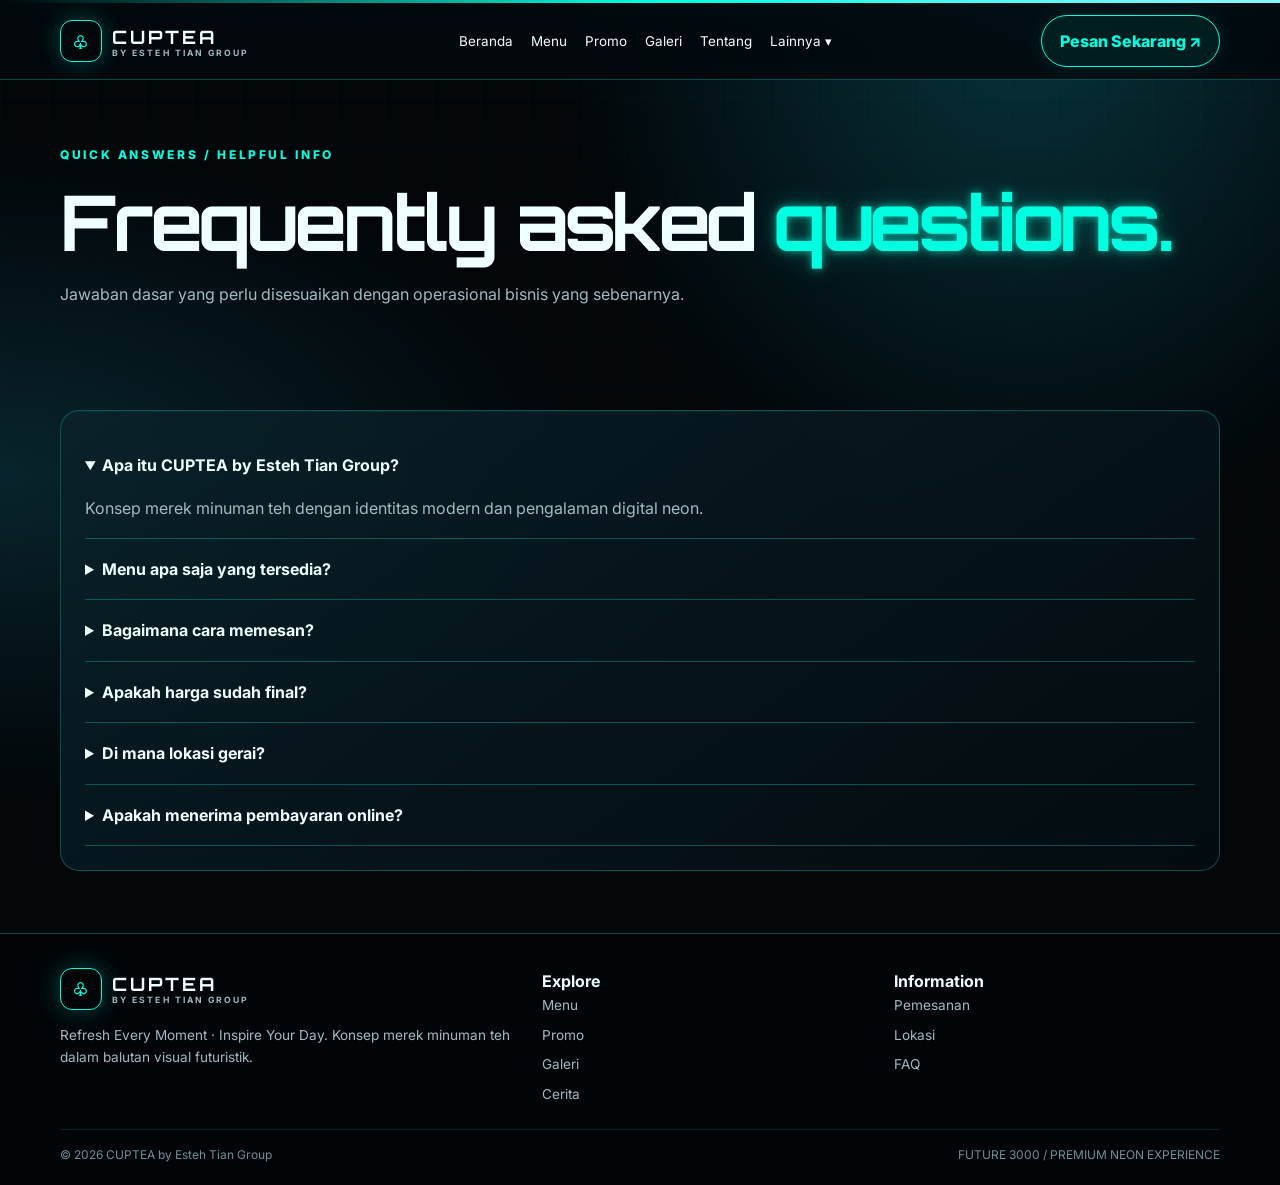
<file: faq.html>
<!doctype html><html lang="id"><head><meta charset="utf-8"><meta name="viewport" content="width=device-width,initial-scale=1"><meta name="theme-color" content="#020609"><meta name="description" content="Pertanyaan umum tentang CUPTEA."><title>FAQ | CUPTEA by Esteh Tian Group</title><link rel="stylesheet" href="assets/style.css"></head><body><div class="topline"></div><header><div class="container nav"><a class="brand" href="index.html"><span class="mark">♧</span><span>CUPTEA<small>BY ESTEH TIAN GROUP</small></span></a><button class="toggle" aria-expanded="false" aria-label="Buka menu">☰</button><nav class="links"><a href="index.html">Beranda</a><a href="index.html#menu">Menu</a><a href="promo.html">Promo</a><a href="galeri.html">Galeri</a><a href="cerita.html">Tentang</a><details><summary>Lainnya ▾</summary><div class="drop"><a href="pemesanan.html">Pemesanan</a><a href="lokasi.html">Lokasi</a><a href="faq.html">FAQ</a></div></details></nav><a class="btn" href="pemesanan.html">Pesan Sekarang ↗</a></div></header><main><section class="container pagehero"><div class="eyebrow">Quick answers / helpful info</div><h1>Frequently asked <span class="neon">questions.</span></h1><p>Jawaban dasar yang perlu disesuaikan dengan operasional bisnis yang sebenarnya.</p></section><section class="container"><div class="panel"><details class="faq" open><summary>Apa itu CUPTEA by Esteh Tian Group?</summary><p>Konsep merek minuman teh dengan identitas modern dan pengalaman digital neon.</p></details><details class="faq"><summary>Menu apa saja yang tersedia?</summary><p>Template ini menampilkan contoh Original Tea, Milk Tea, Green Tea, dan Creative Series. Konfirmasi menu aktual kepada pengelola.</p></details><details class="faq"><summary>Bagaimana cara memesan?</summary><p>Isi formulir pemesanan dan siapkan pesan. Nomor WhatsApp resmi perlu ditambahkan pengelola.</p></details><details class="faq"><summary>Apakah harga sudah final?</summary><p>Belum. Masukkan harga resmi sebelum website dipublikasikan.</p></details><details class="faq"><summary>Di mana lokasi gerai?</summary><p>Alamat dan peta resmi belum diisi pada template ini.</p></details><details class="faq"><summary>Apakah menerima pembayaran online?</summary><p>Belum. Template statis ini hanya menyiapkan detail pesanan, tanpa backend atau pembayaran.</p></details></div></section></main><footer><div class="container"><div class="footgrid"><div><a class="brand" href="index.html"><span class="mark">♧</span><span>CUPTEA<small>BY ESTEH TIAN GROUP</small></span></a><p>Refresh Every Moment · Inspire Your Day. Konsep merek minuman teh dalam balutan visual futuristik.</p></div><div><b>Explore</b><div class="footlinks"><a href="index.html#menu">Menu</a><a href="promo.html">Promo</a><a href="galeri.html">Galeri</a><a href="cerita.html">Cerita</a></div></div><div><b>Information</b><div class="footlinks"><a href="pemesanan.html">Pemesanan</a><a href="lokasi.html">Lokasi</a><a href="faq.html">FAQ</a></div></div></div><div class="copy"><span>© <span data-year></span> CUPTEA by Esteh Tian Group</span><span>FUTURE 3000 / PREMIUM NEON EXPERIENCE</span></div></div></footer><script src="assets/script.js"></script></body></html>
</file>
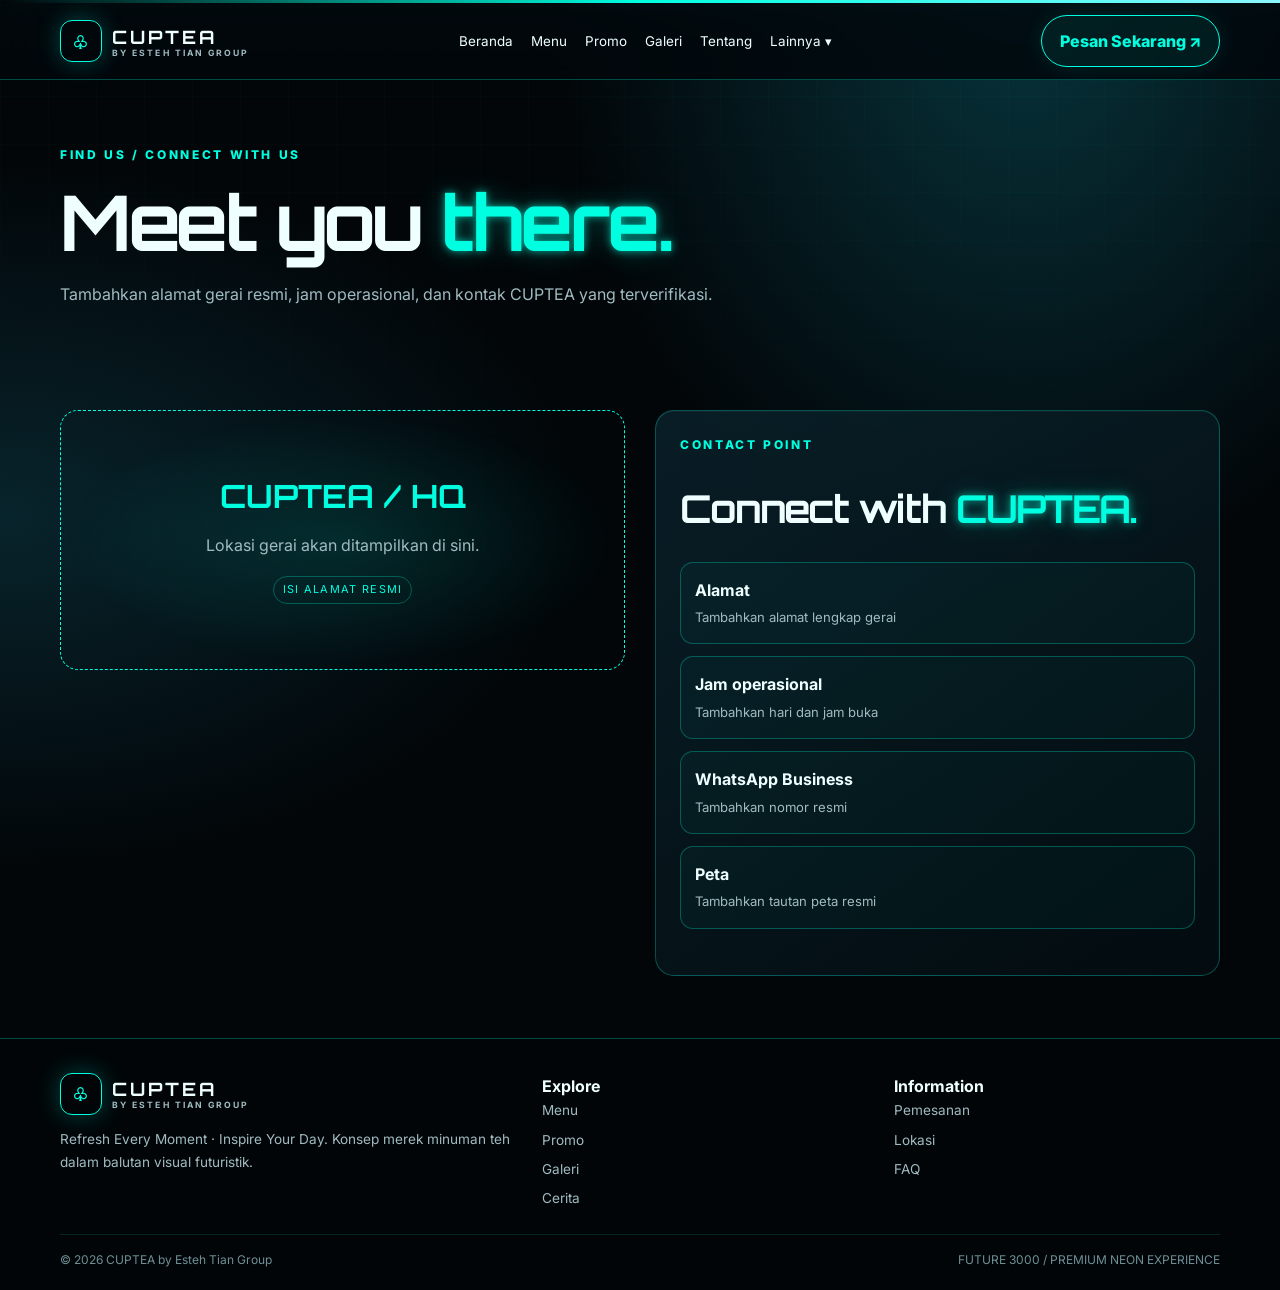
<file: lokasi.html>
<!doctype html><html lang="id"><head><meta charset="utf-8"><meta name="viewport" content="width=device-width,initial-scale=1"><meta name="theme-color" content="#020609"><meta name="description" content="Lokasi dan kontak resmi CUPTEA."><title>Lokasi | CUPTEA by Esteh Tian Group</title><link rel="stylesheet" href="assets/style.css"></head><body><div class="topline"></div><header><div class="container nav"><a class="brand" href="index.html"><span class="mark">♧</span><span>CUPTEA<small>BY ESTEH TIAN GROUP</small></span></a><button class="toggle" aria-expanded="false" aria-label="Buka menu">☰</button><nav class="links"><a href="index.html">Beranda</a><a href="index.html#menu">Menu</a><a href="promo.html">Promo</a><a href="galeri.html">Galeri</a><a href="cerita.html">Tentang</a><details><summary>Lainnya ▾</summary><div class="drop"><a href="pemesanan.html">Pemesanan</a><a href="lokasi.html">Lokasi</a><a href="faq.html">FAQ</a></div></details></nav><a class="btn" href="pemesanan.html">Pesan Sekarang ↗</a></div></header><main><section class="container pagehero"><div class="eyebrow">Find us / connect with us</div><h1>Meet you <span class="neon">there.</span></h1><p>Tambahkan alamat gerai resmi, jam operasional, dan kontak CUPTEA yang terverifikasi.</p></section><section class="container split" style="align-items:start"><div class="mapbox"><div><strong>CUPTEA / HQ</strong><p>Lokasi gerai akan ditampilkan di sini.</p><span class="tag">ISI ALAMAT RESMI</span></div></div><div class="panel"><div class="eyebrow">Contact point</div><h2>Connect with <span class="neon">CUPTEA.</span></h2><div class="features" style="grid-template-columns:1fr"><div class="feature"><b>Alamat</b><span>Tambahkan alamat lengkap gerai</span></div><div class="feature"><b>Jam operasional</b><span>Tambahkan hari dan jam buka</span></div><div class="feature"><b>WhatsApp Business</b><span>Tambahkan nomor resmi</span></div><div class="feature"><b>Peta</b><span>Tambahkan tautan peta resmi</span></div></div></div></section></main><footer><div class="container"><div class="footgrid"><div><a class="brand" href="index.html"><span class="mark">♧</span><span>CUPTEA<small>BY ESTEH TIAN GROUP</small></span></a><p>Refresh Every Moment · Inspire Your Day. Konsep merek minuman teh dalam balutan visual futuristik.</p></div><div><b>Explore</b><div class="footlinks"><a href="index.html#menu">Menu</a><a href="promo.html">Promo</a><a href="galeri.html">Galeri</a><a href="cerita.html">Cerita</a></div></div><div><b>Information</b><div class="footlinks"><a href="pemesanan.html">Pemesanan</a><a href="lokasi.html">Lokasi</a><a href="faq.html">FAQ</a></div></div></div><div class="copy"><span>© <span data-year></span> CUPTEA by Esteh Tian Group</span><span>FUTURE 3000 / PREMIUM NEON EXPERIENCE</span></div></div></footer><script src="assets/script.js"></script></body></html>
</file>
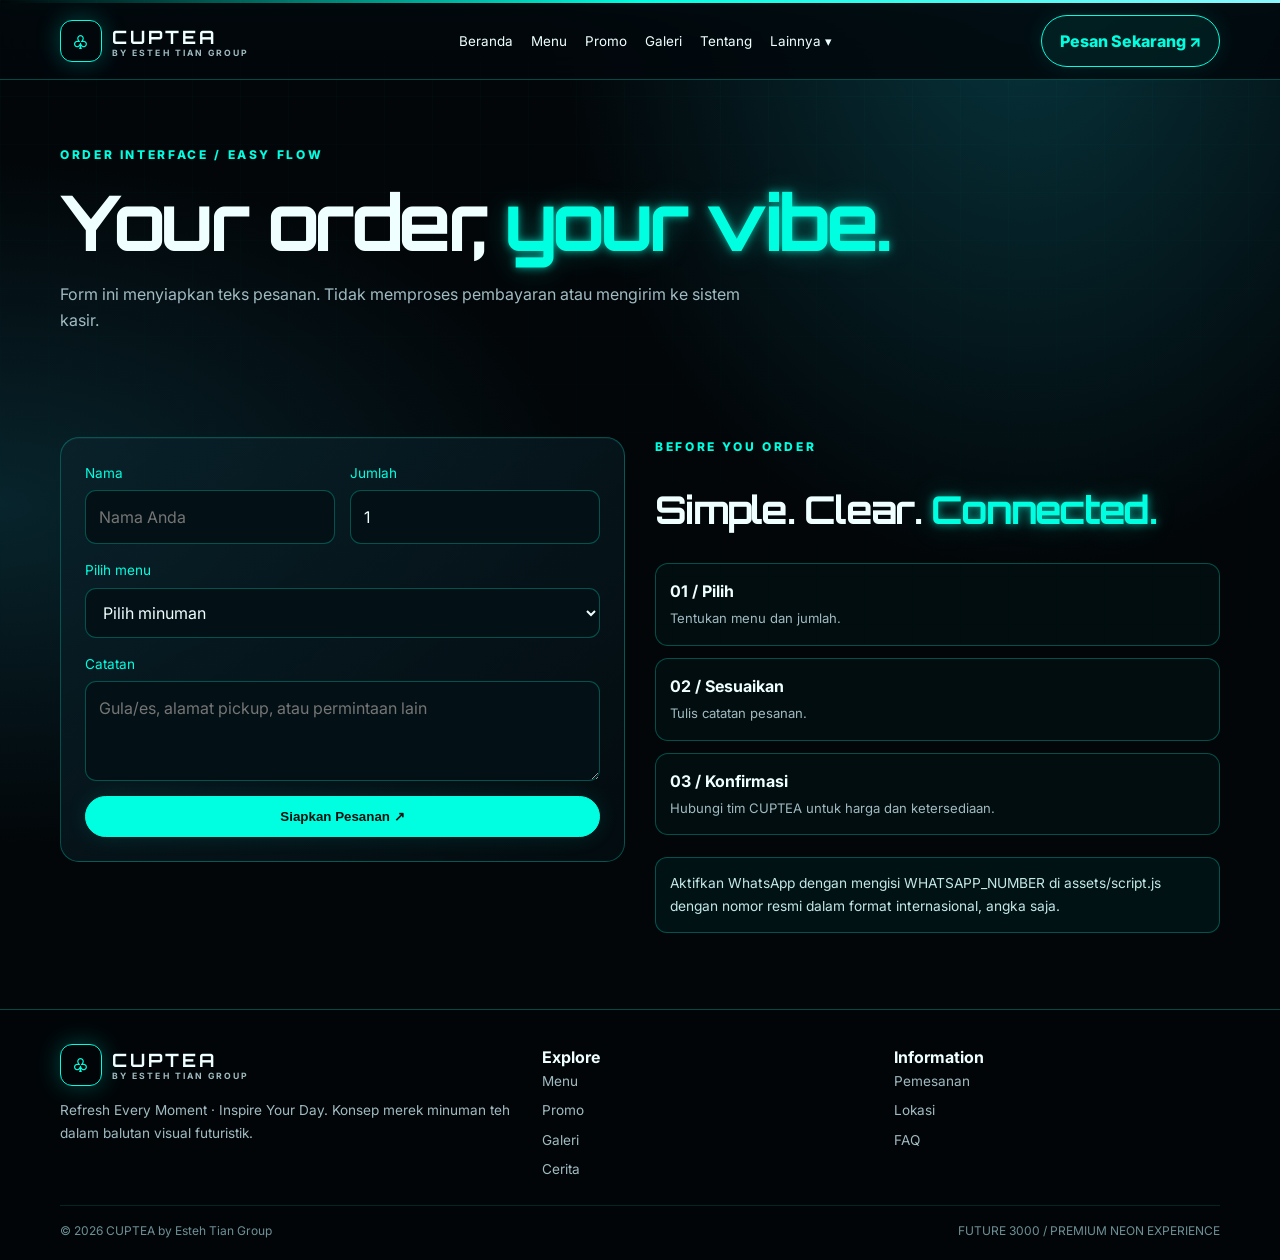
<file: pemesanan.html>
<!doctype html><html lang="id"><head><meta charset="utf-8"><meta name="viewport" content="width=device-width,initial-scale=1"><meta name="theme-color" content="#020609"><meta name="description" content="Formulir persiapan pesanan CUPTEA."><title>Pemesanan | CUPTEA by Esteh Tian Group</title><link rel="stylesheet" href="assets/style.css"></head><body><div class="topline"></div><header><div class="container nav"><a class="brand" href="index.html"><span class="mark">♧</span><span>CUPTEA<small>BY ESTEH TIAN GROUP</small></span></a><button class="toggle" aria-expanded="false" aria-label="Buka menu">☰</button><nav class="links"><a href="index.html">Beranda</a><a href="index.html#menu">Menu</a><a href="promo.html">Promo</a><a href="galeri.html">Galeri</a><a href="cerita.html">Tentang</a><details><summary>Lainnya ▾</summary><div class="drop"><a href="pemesanan.html">Pemesanan</a><a href="lokasi.html">Lokasi</a><a href="faq.html">FAQ</a></div></details></nav><a class="btn" href="pemesanan.html">Pesan Sekarang ↗</a></div></header><main><section class="container pagehero"><div class="eyebrow">Order interface / easy flow</div><h1>Your order, <span class="neon">your vibe.</span></h1><p>Form ini menyiapkan teks pesanan. Tidak memproses pembayaran atau mengirim ke sistem kasir.</p></section><section class="container split" style="align-items:start"><div class="panel"><form data-order-form><div class="formgrid"><div class="field"><label for="name">Nama</label><input id="name" name="name" required placeholder="Nama Anda"></div><div class="field"><label for="qty">Jumlah</label><input id="qty" name="qty" type="number" min="1" value="1"></div><div class="field full"><label for="menu">Pilih menu</label><select id="menu" name="menu" required><option value="">Pilih minuman</option><option>Original Tea</option><option>Milk Tea</option><option>Green Tea</option><option>Creative Series</option><option>Menu lainnya</option></select></div><div class="field full"><label for="notes">Catatan</label><textarea id="notes" name="notes" placeholder="Gula/es, alamat pickup, atau permintaan lain"></textarea></div><div class="field full"><button class="btn primary" type="submit">Siapkan Pesanan ↗</button></div></div></form><div id="output" hidden style="margin-top:18px"></div></div><div><div class="eyebrow">Before you order</div><h2>Simple. Clear. <span class="neon">Connected.</span></h2><div class="features" style="grid-template-columns:1fr"><div class="feature"><b>01 / Pilih</b><span>Tentukan menu dan jumlah.</span></div><div class="feature"><b>02 / Sesuaikan</b><span>Tulis catatan pesanan.</span></div><div class="feature"><b>03 / Konfirmasi</b><span>Hubungi tim CUPTEA untuk harga dan ketersediaan.</span></div></div><p class="notice">Aktifkan WhatsApp dengan mengisi WHATSAPP_NUMBER di assets/script.js dengan nomor resmi dalam format internasional, angka saja.</p></div></section></main><footer><div class="container"><div class="footgrid"><div><a class="brand" href="index.html"><span class="mark">♧</span><span>CUPTEA<small>BY ESTEH TIAN GROUP</small></span></a><p>Refresh Every Moment · Inspire Your Day. Konsep merek minuman teh dalam balutan visual futuristik.</p></div><div><b>Explore</b><div class="footlinks"><a href="index.html#menu">Menu</a><a href="promo.html">Promo</a><a href="galeri.html">Galeri</a><a href="cerita.html">Cerita</a></div></div><div><b>Information</b><div class="footlinks"><a href="pemesanan.html">Pemesanan</a><a href="lokasi.html">Lokasi</a><a href="faq.html">FAQ</a></div></div></div><div class="copy"><span>© <span data-year></span> CUPTEA by Esteh Tian Group</span><span>FUTURE 3000 / PREMIUM NEON EXPERIENCE</span></div></div></footer><script src="assets/script.js"></script></body></html>
</file>
<file: assets/style.css>
@import url('https://fonts.googleapis.com/css2?family=Orbitron:wght@500;700;800&family=Inter:wght@400;500;700;800&display=swap');
:root{--bg:#020609;--panel:#07171d;--teal:#00ffe0;--cyan:#8cf7ff;--text:#efffff;--muted:#a0bbc1;--line:rgba(0,255,224,.28)}*{box-sizing:border-box}html{scroll-behavior:smooth}body{margin:0;background:radial-gradient(ellipse at 80% 0%,#07333b 0,transparent 32%),radial-gradient(ellipse at 0% 40%,#08242c 0,transparent 32%),#020609;color:var(--text);font:16px Inter,Arial,sans-serif;line-height:1.65}body:before{content:"";position:fixed;inset:0;pointer-events:none;z-index:-1;opacity:.14;background-image:linear-gradient(rgba(0,255,224,.16) 1px,transparent 1px),linear-gradient(90deg,rgba(0,255,224,.16) 1px,transparent 1px);background-size:48px 48px;mask-image:linear-gradient(#000,transparent 85%)}a{color:inherit;text-decoration:none}img{max-width:100%;display:block}.container{width:min(1160px,92%);margin:auto}.topline{height:3px;background:linear-gradient(90deg,transparent,var(--teal),var(--cyan),#4c6fff,transparent);box-shadow:0 0 18px var(--teal)}header{position:sticky;top:0;z-index:10;background:rgba(2,8,12,.86);backdrop-filter:blur(20px);border-bottom:1px solid var(--line)}.nav{min-height:76px;display:flex;align-items:center;justify-content:space-between;gap:18px}.brand{display:flex;align-items:center;gap:10px;font:700 1.15rem Orbitron,sans-serif;letter-spacing:.15em}.mark{display:grid;place-items:center;width:42px;height:42px;border:1px solid var(--teal);border-radius:12px;color:var(--teal);box-shadow:0 0 24px #00ffe044}.brand small{display:block;font:700 .54rem Inter,sans-serif;color:var(--muted);letter-spacing:.24em}.links{display:flex;align-items:center;gap:18px;font-size:.84rem}.links a:hover{color:var(--teal);text-shadow:0 0 12px var(--teal)}.links details{position:relative}.links summary{cursor:pointer;list-style:none}.drop{position:absolute;top:28px;right:0;background:#06151a;border:1px solid var(--line);border-radius:12px;padding:10px;min-width:160px;display:grid;gap:8px}.btn{display:inline-flex;align-items:center;justify-content:center;padding:12px 18px;border:1px solid var(--teal);border-radius:999px;color:var(--teal);font-weight:800;background:#00ffe012;box-shadow:0 0 22px #00ffe01c;transition:.2s;cursor:pointer}.btn:hover{transform:translateY(-2px);box-shadow:0 0 28px #00ffe055}.primary{background:var(--teal);color:#00120f}.toggle{display:none;background:none;color:var(--teal);border:1px solid var(--line);border-radius:9px;padding:7px 11px}.eyebrow{color:var(--teal);font-weight:800;letter-spacing:.22em;text-transform:uppercase;font-size:.75rem}.neon{color:var(--teal);text-shadow:0 0 9px #00ffe0a6,0 0 28px #00ffe044}h1,h2{font-family:Orbitron,sans-serif;line-height:1.12;letter-spacing:-.045em}h1{font-size:clamp(2.5rem,6vw,5rem);margin:14px 0}h2{font-size:clamp(1.6rem,3vw,2.5rem)}p{color:var(--muted)}.hero{display:grid;grid-template-columns:1fr 1fr;gap:38px;align-items:center;padding:70px 0 54px;min-height:570px}.hero p{max-width:540px}.actions{display:flex;gap:12px;flex-wrap:wrap;margin:24px 0}.visual{position:relative;border:1px solid var(--line);border-radius:28px;overflow:hidden;box-shadow:0 0 45px #00ffe022,0 30px 70px #0008}.visual img{width:100%;height:430px;object-fit:cover;opacity:.86}.visual:after{content:"";position:absolute;inset:0;background:linear-gradient(0deg,#020609ee,transparent 55%),linear-gradient(120deg,#00ffe01a,transparent)}.float{position:absolute;z-index:1;bottom:20px;left:20px;right:20px;background:#04151bdc;backdrop-filter:blur(12px);border:1px solid var(--line);border-radius:14px;padding:13px 16px}.float b{font-family:Orbitron,sans-serif}.float span{display:block;color:var(--muted);font-size:.8rem}.stats{display:grid;grid-template-columns:repeat(4,1fr);border-block:1px solid var(--line);background:#00ffe008}.stat{text-align:center;padding:18px 8px;border-right:1px solid var(--line)}.stat:last-child{border:0}.stat b{display:block;color:var(--teal);font:700 .8rem Orbitron,sans-serif}.stat span{color:var(--muted);font-size:.75rem}section{padding:62px 0}.head{display:flex;justify-content:space-between;align-items:end;gap:20px;margin-bottom:25px}.head p{max-width:490px}.grid{display:grid;grid-template-columns:repeat(4,1fr);gap:16px}.card,.panel{background:linear-gradient(145deg,#0a222bd9,#030c10f2);border:1px solid var(--line);border-radius:19px;overflow:hidden;box-shadow:inset 0 1px #ffffff0a;transition:.25s}.card:hover{transform:translateY(-5px);box-shadow:0 0 28px #00ffe022}.card img{width:100%;height:195px;object-fit:cover;transition:.45s}.card:hover img{transform:scale(1.04)}.cardbody{padding:16px}.card h3{margin:5px 0}.card p{font-size:.86rem;margin:6px 0 14px}.tag{display:inline-block;border:1px solid var(--line);border-radius:999px;padding:4px 9px;color:var(--teal);font-size:.68rem;letter-spacing:.12em}.split{display:grid;grid-template-columns:1fr 1fr;gap:30px;align-items:center}.split img{width:100%;height:350px;object-fit:cover;border-radius:22px;border:1px solid var(--line)}.features{display:grid;grid-template-columns:1fr 1fr;gap:12px;margin:22px 0}.feature{border:1px solid var(--line);border-radius:13px;padding:14px;background:#00ffe008}.feature b{display:block;color:var(--text)}.feature span{font-size:.82rem;color:var(--muted)}.pagehero{padding:65px 0 25px}.pagehero p{max-width:720px}.panel{padding:24px}.promo{display:flex;justify-content:space-between;align-items:center;gap:20px;background:radial-gradient(ellipse at right top,#00ffe02b,transparent 55%),#06151a;border:1px solid var(--teal);border-radius:22px;padding:26px;overflow:hidden}.gallery{display:grid;grid-template-columns:repeat(3,1fr);gap:15px}.gallery figure{margin:0;position:relative;border:1px solid var(--line);border-radius:17px;overflow:hidden;min-height:240px}.gallery img{width:100%;height:100%;min-height:240px;object-fit:cover;transition:.5s}.gallery figure:hover img{transform:scale(1.06)}.gallery figcaption{position:absolute;bottom:0;left:0;right:0;padding:28px 15px 14px;background:linear-gradient(transparent,#000d);font-weight:700}.formgrid{display:grid;grid-template-columns:1fr 1fr;gap:15px}.field{display:grid;gap:6px}.full{grid-column:1/-1}label{font-size:.85rem;color:var(--teal)}input,select,textarea{width:100%;padding:13px;border:1px solid var(--line);border-radius:11px;background:#031015;color:var(--text);font:inherit}textarea{min-height:100px}.notice{padding:14px;border:1px solid var(--line);border-radius:12px;background:#00ffe00d;color:#c3e8e8;font-size:.86rem}.faq{padding:17px 0;border-bottom:1px solid var(--line)}.faq summary{cursor:pointer;font-weight:700}.faq p{margin-bottom:0}.mapbox{min-height:260px;display:grid;place-items:center;text-align:center;border:1px dashed var(--teal);border-radius:18px;background:radial-gradient(ellipse,#00ffe01c,transparent 70%);padding:25px}.mapbox strong{display:block;font:700 2rem Orbitron,sans-serif;color:var(--teal)}footer{border-top:1px solid var(--line);background:#010508;padding:34px 0 20px}.footgrid{display:grid;grid-template-columns:1.4fr 1fr 1fr;gap:25px}.footlinks{display:grid;gap:7px}.footlinks a,footer p{color:var(--muted);font-size:.85rem}.copy{border-top:1px solid #00ffe022;margin-top:24px;padding-top:15px;display:flex;justify-content:space-between;gap:12px;color:#6e9096;font-size:.75rem}.rise{animation:rise .7s both}@keyframes rise{from{opacity:0;transform:translateY(14px)}to{opacity:1;transform:none}}@keyframes aurora{50%{filter:hue-rotate(18deg);opacity:.7}}.topline{background-size:200% 100%;animation:aurora 8s infinite}
@media(max-width:900px){.links{gap:10px}.grid{grid-template-columns:repeat(2,1fr)}.hero{gap:24px}.hero h1{font-size:3.5rem}}@media(max-width:700px){.toggle{display:block}.links{display:none;position:absolute;top:68px;left:0;right:0;padding:18px 4%;background:#02090df7;flex-direction:column;align-items:stretch}.links.open{display:flex}.drop{position:static;margin-top:8px}.nav{min-height:68px}.nav>.btn{display:none}.hero{grid-template-columns:1fr;padding:44px 0}.visual img{height:300px}.stats{grid-template-columns:1fr 1fr}.stat:nth-child(2){border-right:0}.stat:nth-child(-n+2){border-bottom:1px solid var(--line)}section{padding:44px 0}.head{display:block}.split{grid-template-columns:1fr}.split img{height:270px}.gallery{grid-template-columns:1fr 1fr}.gallery figure,.gallery img{min-height:180px}.promo{display:block}.formgrid{grid-template-columns:1fr}.full{grid-column:auto}.footgrid{grid-template-columns:1fr}.copy{flex-direction:column}}@media(max-width:420px){.grid,.gallery,.features{grid-template-columns:1fr}.card img{height:220px}}@media(prefers-reduced-motion:reduce){*,*:before,*:after{animation:none!important;transition:none!important;scroll-behavior:auto!important}}
</file>
